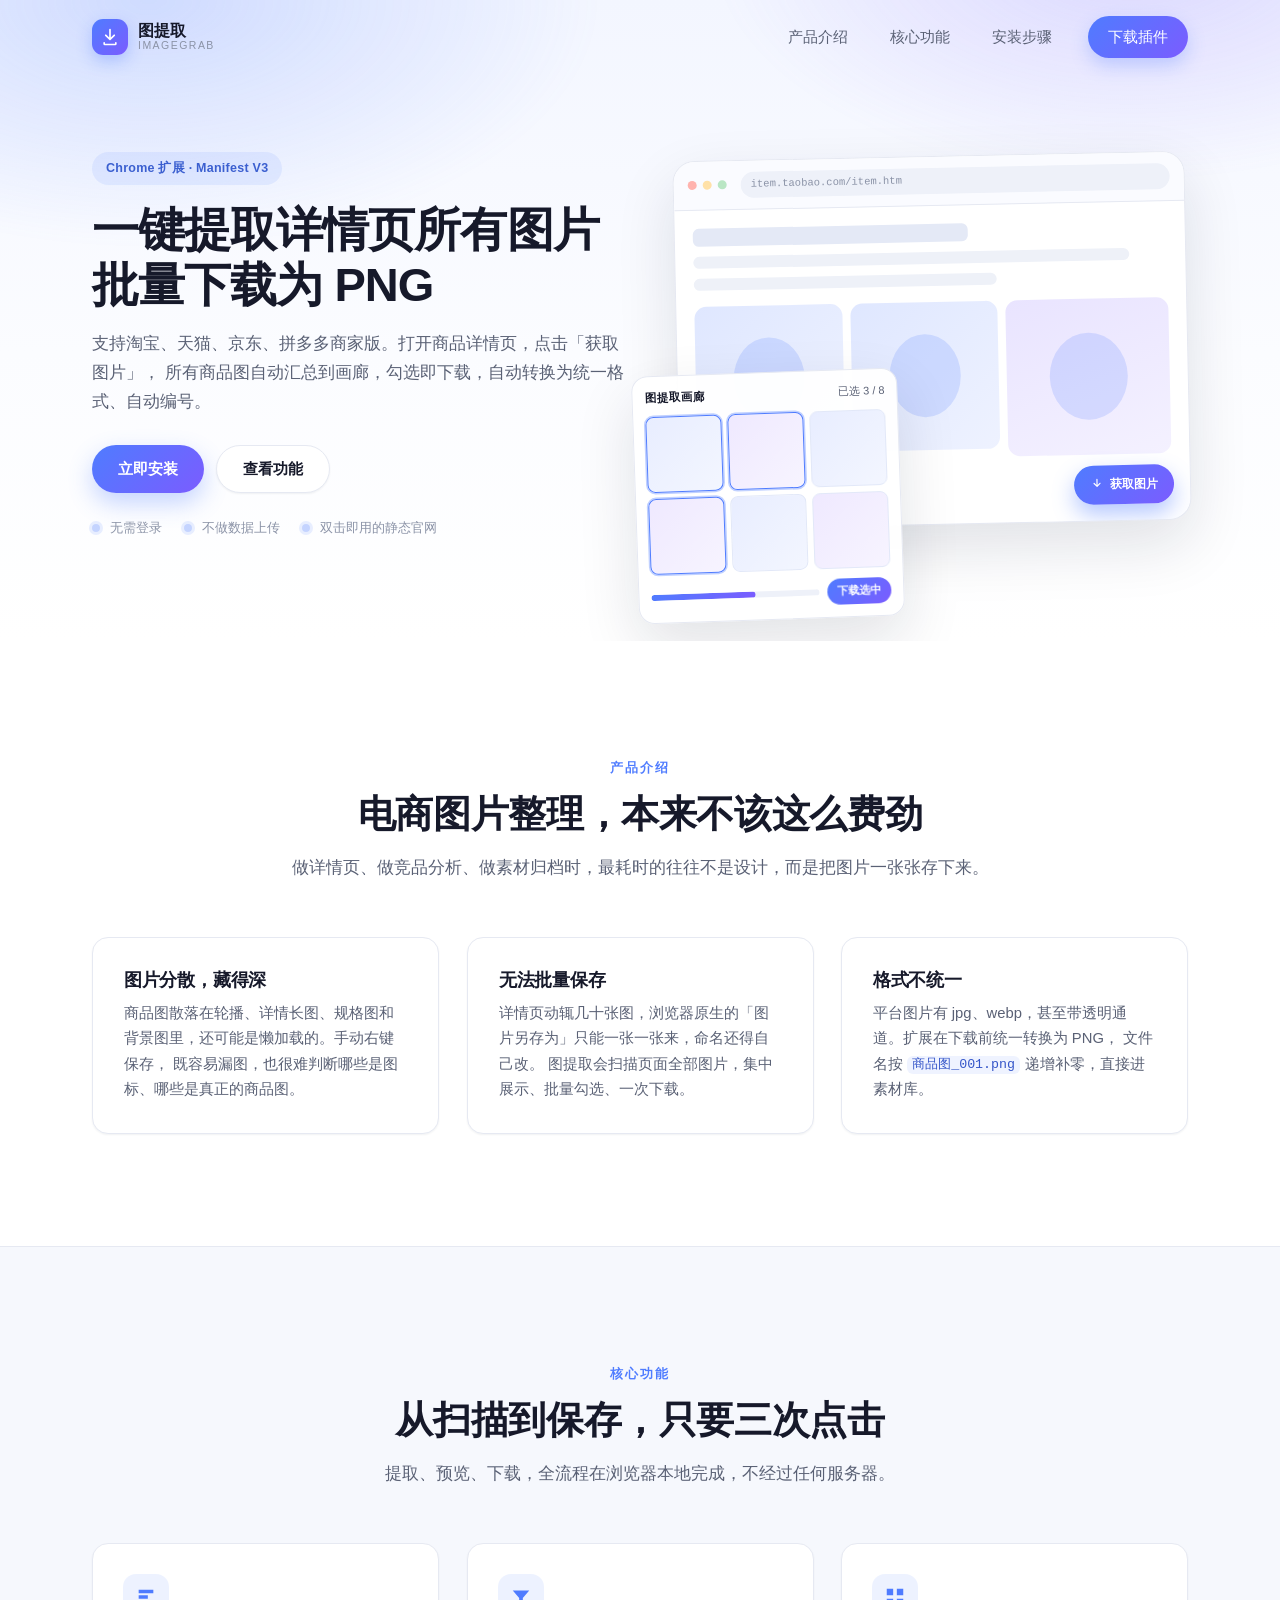
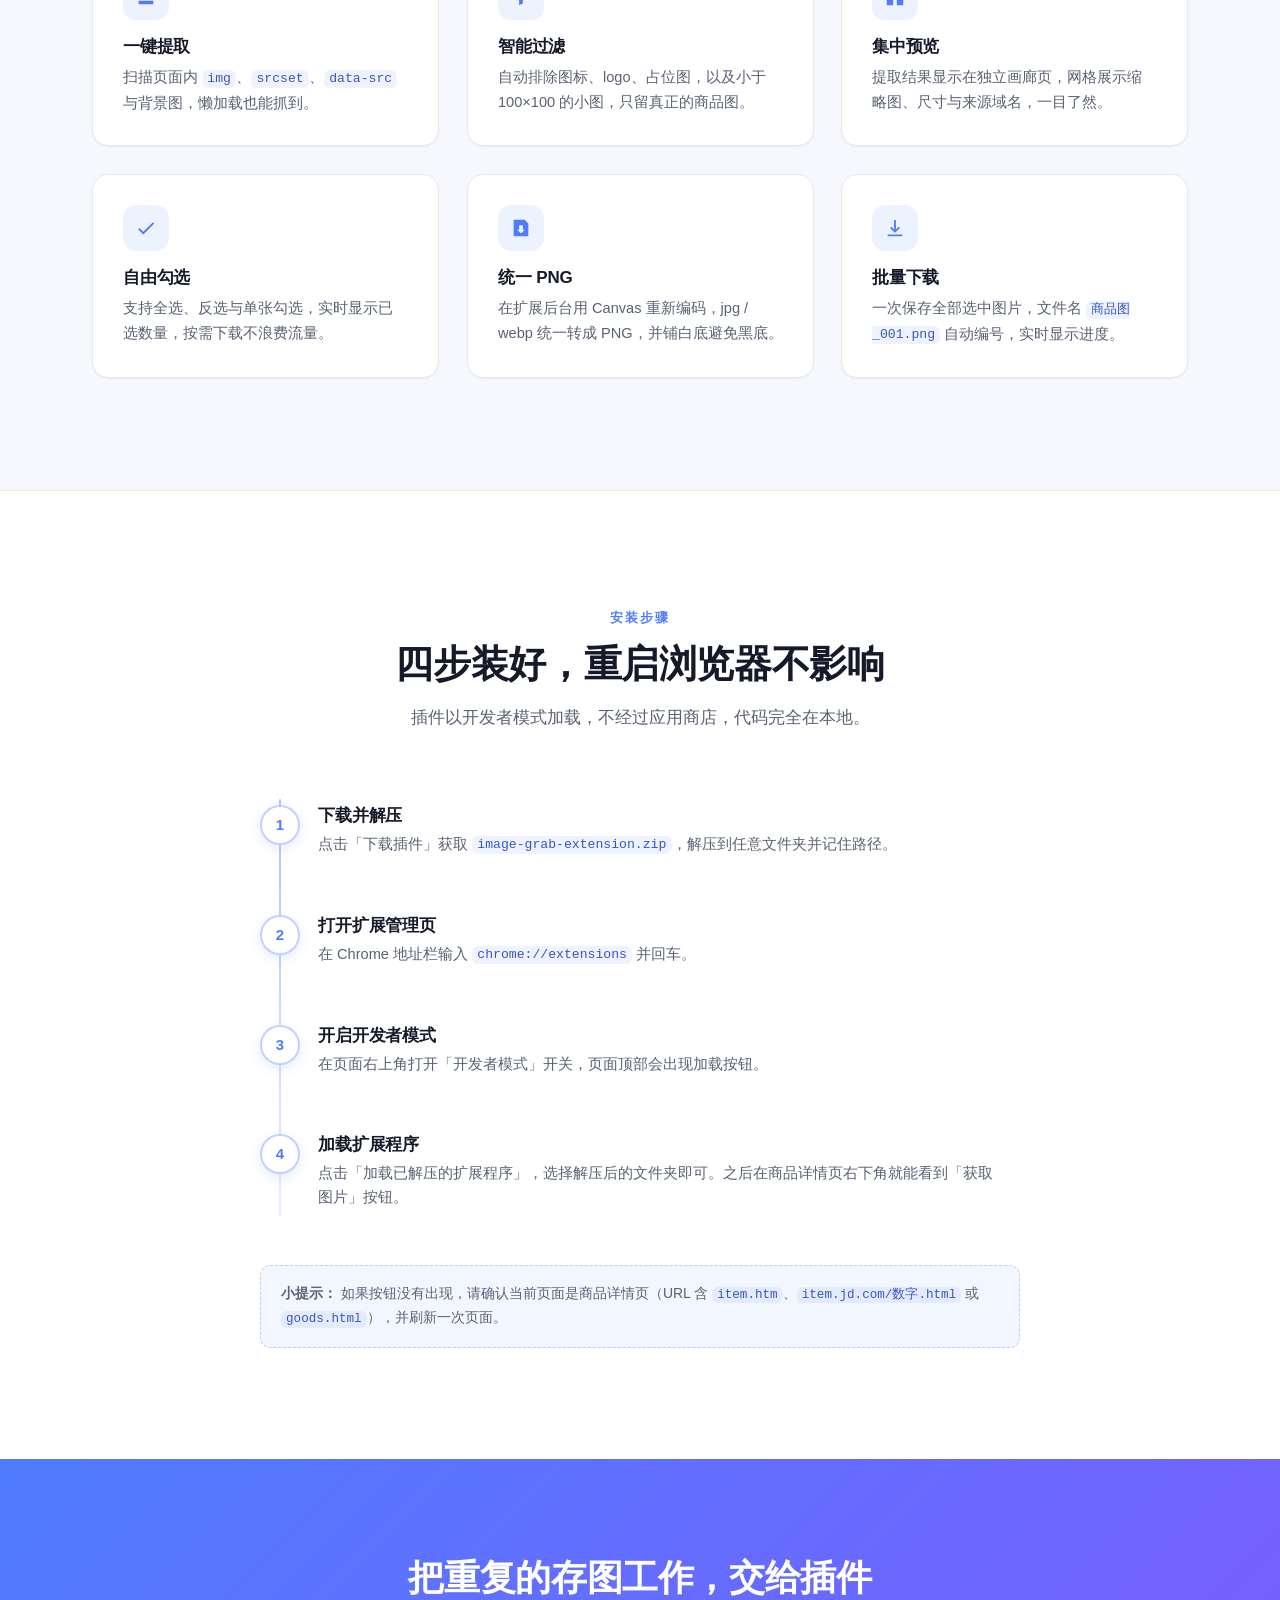
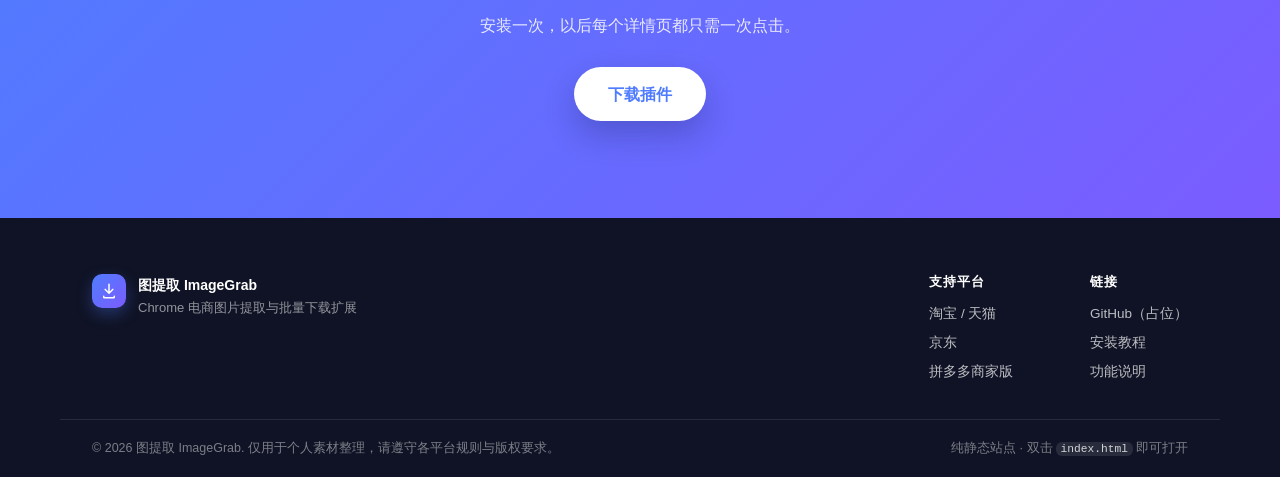
<file: image-grab/docs/index.html>
<!DOCTYPE html>
<html lang="zh-CN">
<head>
  <meta charset="UTF-8" />
  <meta name="viewport" content="width=device-width, initial-scale=1" />
  <title>图提取 ImageGrab · 一键下载电商详情页所有图片</title>
  <meta name="description" content="图提取（ImageGrab）是一款 Chrome 扩展，可在淘宝、天猫、京东、拼多多商家版的商品详情页一键提取全部图片，勾选后批量下载为 PNG。" />
  <meta name="theme-color" content="#4f7cff" />
  <link rel="stylesheet" href="css/style.css" />
  <link rel="icon" href="assets/favicon.svg" type="image/svg+xml" />
</head>
<body>
  <a class="skip-link" href="#main">跳到主要内容</a>

  <!-- ================= 顶部导航 ================= -->
  <header class="navbar" id="navbar">
    <div class="container navbar__inner">
      <a class="brand" href="#top" aria-label="图提取首页">
        <span class="brand__mark" aria-hidden="true">
          <svg viewBox="0 0 24 24" width="20" height="20">
            <path fill="currentColor" d="M12 2a1 1 0 0 1 1 1v9.6l3.3-3.3a1 1 0 1 1 1.4 1.4l-5 5a1 1 0 0 1-1.4 0l-5-5a1 1 0 1 1 1.4-1.4L11 12.6V3a1 1 0 0 1 1-1Zm-7 16a1 1 0 0 1 1 1v1h12v-1a1 1 0 1 1 2 0v1.2A1.8 1.8 0 0 1 18.2 22H5.8A1.8 1.8 0 0 1 4 20.2V19a1 1 0 0 1 1-1Z"/>
          </svg>
        </span>
        <span class="brand__text">
          <strong>图提取</strong>
          <small>ImageGrab</small>
        </span>
      </a>

      <button class="nav-toggle" id="navToggle" aria-expanded="false" aria-controls="navMenu" aria-label="打开导航菜单">
        <span></span><span></span><span></span>
      </button>

      <nav class="nav" id="navMenu" aria-label="主导航">
        <ul class="nav__list">
          <li><a class="nav__link" href="#intro">产品介绍</a></li>
          <li><a class="nav__link" href="#features">核心功能</a></li>
          <li><a class="nav__link" href="#install">安装步骤</a></li>
          <li><a class="nav__link nav__link--cta" href="../image-grab-extension.zip" download>下载插件</a></li>
        </ul>
      </nav>
    </div>
  </header>

  <main id="main">
    <!-- ================= Hero 首屏 ================= -->
    <section class="hero" id="top">
      <div class="hero__bg" aria-hidden="true"></div>
      <div class="container hero__inner">
        <div class="hero__copy reveal">
          <span class="pill">Chrome 扩展 · Manifest V3</span>
          <h1>一键提取详情页所有图片<br />批量下载为 PNG</h1>
          <p class="hero__sub">
            支持淘宝、天猫、京东、拼多多商家版。打开商品详情页，点击「获取图片」，
            所有商品图自动汇总到画廊，勾选即下载，自动转换为统一格式、自动编号。
          </p>
          <div class="hero__actions">
            <a class="btn btn--primary" href="../image-grab-extension.zip" download>立即安装</a>
            <a class="btn btn--ghost" href="#features">查看功能</a>
          </div>
          <ul class="hero__meta">
            <li>无需登录</li>
            <li>不做数据上传</li>
            <li>双击即用的静态官网</li>
          </ul>
        </div>

        <!-- 插件界面示意图：纯 CSS / SVG 绘制 -->
        <div class="hero__mock reveal" aria-hidden="true">
          <div class="browser">
            <div class="browser__bar">
              <span class="dot"></span><span class="dot"></span><span class="dot"></span>
              <div class="browser__url">item.taobao.com/item.htm</div>
            </div>
            <div class="browser__body">
              <div class="skeleton skeleton--title"></div>
              <div class="skeleton skeleton--line"></div>
              <div class="skeleton skeleton--line short"></div>
              <div class="mock-grid">
                <div class="mock-tile"></div>
                <div class="mock-tile"></div>
                <div class="mock-tile tall"></div>
              </div>
              <div class="mock-fab">
                <svg viewBox="0 0 24 24" width="14" height="14">
                  <path fill="currentColor" d="M12 2a1 1 0 0 1 1 1v9.6l3.3-3.3a1 1 0 1 1 1.4 1.4l-5 5a1 1 0 0 1-1.4 0l-5-5a1 1 0 1 1 1.4-1.4L11 12.6V3a1 1 0 0 1 1-1Z"/>
                </svg>
                获取图片
              </div>
            </div>
          </div>

          <div class="gallery">
            <div class="gallery__head">
              <strong>图提取画廊</strong>
              <span>已选 3 / 8</span>
            </div>
            <div class="gallery__grid">
              <div class="gallery__tile selected"><span class="tick"></span></div>
              <div class="gallery__tile selected"><span class="tick"></span></div>
              <div class="gallery__tile"><span class="tick"></span></div>
              <div class="gallery__tile selected"><span class="tick"></span></div>
              <div class="gallery__tile"><span class="tick"></span></div>
              <div class="gallery__tile"><span class="tick"></span></div>
            </div>
            <div class="gallery__foot">
              <div class="gallery__progress"><i></i></div>
              <span>下载选中</span>
            </div>
          </div>
        </div>
      </div>
    </section>

    <!-- ================= 产品介绍 ================= -->
    <section class="section" id="intro">
      <div class="container">
        <header class="section__head reveal">
          <span class="eyebrow">产品介绍</span>
          <h2>电商图片整理，本来不该这么费劲</h2>
          <p>做详情页、做竞品分析、做素材归档时，最耗时的往往不是设计，而是把图片一张张存下来。</p>
        </header>

        <div class="intro__grid">
          <article class="panel reveal">
            <h3>图片分散，藏得深</h3>
            <p>
              商品图散落在轮播、详情长图、规格图和背景图里，还可能是懒加载的。手动右键保存，
              既容易漏图，也很难判断哪些是图标、哪些是真正的商品图。
            </p>
          </article>
          <article class="panel reveal">
            <h3>无法批量保存</h3>
            <p>
              详情页动辄几十张图，浏览器原生的「图片另存为」只能一张一张来，命名还得自己改。
              图提取会扫描页面全部图片，集中展示、批量勾选、一次下载。
            </p>
          </article>
          <article class="panel reveal">
            <h3>格式不统一</h3>
            <p>
              平台图片有 jpg、webp，甚至带透明通道。扩展在下载前统一转换为 PNG，
              文件名按 <code>商品图_001.png</code> 递增补零，直接进素材库。
            </p>
          </article>
        </div>
      </div>
    </section>

    <!-- ================= 核心功能 ================= -->
    <section class="section section--alt" id="features">
      <div class="container">
        <header class="section__head reveal">
          <span class="eyebrow">核心功能</span>
          <h2>从扫描到保存，只要三次点击</h2>
          <p>提取、预览、下载，全流程在浏览器本地完成，不经过任何服务器。</p>
        </header>

        <div class="features">
          <article class="feature reveal">
            <span class="feature__icon">
              <svg viewBox="0 0 24 24" width="22" height="22"><path fill="currentColor" d="M4 4h16v4H4V4Zm0 6h10v4H4v-4Zm0 6h16v4H4v-4Z"/></svg>
            </span>
            <h3>一键提取</h3>
            <p>扫描页面内 <code>img</code>、<code>srcset</code>、<code>data-src</code> 与背景图，懒加载也能抓到。</p>
          </article>

          <article class="feature reveal">
            <span class="feature__icon">
              <svg viewBox="0 0 24 24" width="22" height="22"><path fill="currentColor" d="M3 5h18l-7 8v6l-4 2v-8L3 5Z"/></svg>
            </span>
            <h3>智能过滤</h3>
            <p>自动排除图标、logo、占位图，以及小于 100×100 的小图，只留真正的商品图。</p>
          </article>

          <article class="feature reveal">
            <span class="feature__icon">
              <svg viewBox="0 0 24 24" width="22" height="22"><path fill="currentColor" d="M3 3h7v7H3V3Zm11 0h7v7h-7V3ZM3 14h7v7H3v-7Zm11 0h7v7h-7v-7Z"/></svg>
            </span>
            <h3>集中预览</h3>
            <p>提取结果显示在独立画廊页，网格展示缩略图、尺寸与来源域名，一目了然。</p>
          </article>

          <article class="feature reveal">
            <span class="feature__icon">
              <svg viewBox="0 0 24 24" width="22" height="22"><path fill="currentColor" d="M9 16.2 4.8 12l-1.4 1.4L9 19 21 7l-1.4-1.4L9 16.2Z"/></svg>
            </span>
            <h3>自由勾选</h3>
            <p>支持全选、反选与单张勾选，实时显示已选数量，按需下载不浪费流量。</p>
          </article>

          <article class="feature reveal">
            <span class="feature__icon">
              <svg viewBox="0 0 24 24" width="22" height="22"><path fill="currentColor" d="M4 3h12l4 4v14H4V3Zm6 6v5H8l4 4 4-4h-2V9h-4Z"/></svg>
            </span>
            <h3>统一 PNG</h3>
            <p>在扩展后台用 Canvas 重新编码，jpg / webp 统一转成 PNG，并铺白底避免黑底。</p>
          </article>

          <article class="feature reveal">
            <span class="feature__icon">
              <svg viewBox="0 0 24 24" width="22" height="22"><path fill="currentColor" d="M12 3a1 1 0 0 1 1 1v9.6l2.3-2.3a1 1 0 1 1 1.4 1.4l-4 4a1 1 0 0 1-1.4 0l-4-4a1 1 0 1 1 1.4-1.4L11 13.6V4a1 1 0 0 1 1-1ZM4 19h16v2H4v-2Z"/></svg>
            </span>
            <h3>批量下载</h3>
            <p>一次保存全部选中图片，文件名 <code>商品图_001.png</code> 自动编号，实时显示进度。</p>
          </article>
        </div>
      </div>
    </section>

    <!-- ================= 安装步骤 ================= -->
    <section class="section" id="install">
      <div class="container">
        <header class="section__head reveal">
          <span class="eyebrow">安装步骤</span>
          <h2>四步装好，重启浏览器不影响</h2>
          <p>插件以开发者模式加载，不经过应用商店，代码完全在本地。</p>
        </header>

        <ol class="steps">
          <li class="step reveal">
            <span class="step__num">1</span>
            <div class="step__body">
              <h3>下载并解压</h3>
              <p>点击「下载插件」获取 <code>image-grab-extension.zip</code>，解压到任意文件夹并记住路径。</p>
            </div>
          </li>
          <li class="step reveal">
            <span class="step__num">2</span>
            <div class="step__body">
              <h3>打开扩展管理页</h3>
              <p>在 Chrome 地址栏输入 <code>chrome://extensions</code> 并回车。</p>
            </div>
          </li>
          <li class="step reveal">
            <span class="step__num">3</span>
            <div class="step__body">
              <h3>开启开发者模式</h3>
              <p>在页面右上角打开「开发者模式」开关，页面顶部会出现加载按钮。</p>
            </div>
          </li>
          <li class="step reveal">
            <span class="step__num">4</span>
            <div class="step__body">
              <h3>加载扩展程序</h3>
              <p>点击「加载已解压的扩展程序」，选择解压后的文件夹即可。之后在商品详情页右下角就能看到「获取图片」按钮。</p>
            </div>
          </li>
        </ol>

        <div class="callout reveal">
          <strong>小提示：</strong>
          如果按钮没有出现，请确认当前页面是商品详情页（URL 含 <code>item.htm</code>、<code>item.jd.com/数字.html</code>
          或 <code>goods.html</code>），并刷新一次页面。
        </div>
      </div>
    </section>

    <!-- ================= 底部 CTA ================= -->
    <section class="cta">
      <div class="container cta__inner reveal">
        <h2>把重复的存图工作，交给插件</h2>
        <p>安装一次，以后每个详情页都只需一次点击。</p>
        <a class="btn btn--primary btn--lg" href="../image-grab-extension.zip" download>下载插件</a>
      </div>
    </section>
  </main>

  <!-- ================= Footer ================= -->
  <footer class="footer">
    <div class="container footer__inner">
      <div class="footer__brand">
        <span class="brand__mark" aria-hidden="true">
          <svg viewBox="0 0 24 24" width="18" height="18">
            <path fill="currentColor" d="M12 2a1 1 0 0 1 1 1v9.6l3.3-3.3a1 1 0 1 1 1.4 1.4l-5 5a1 1 0 0 1-1.4 0l-5-5a1 1 0 1 1 1.4-1.4L11 12.6V3a1 1 0 0 1 1-1Zm-7 16a1 1 0 0 1 1 1v1h12v-1a1 1 0 1 1 2 0v1.2A1.8 1.8 0 0 1 18.2 22H5.8A1.8 1.8 0 0 1 4 20.2V19a1 1 0 0 1 1-1Z"/>
          </svg>
        </span>
        <div>
          <strong>图提取 ImageGrab</strong>
          <p>Chrome 电商图片提取与批量下载扩展</p>
        </div>
      </div>

      <div class="footer__cols">
        <div>
          <h4>支持平台</h4>
          <ul>
            <li>淘宝 / 天猫</li>
            <li>京东</li>
            <li>拼多多商家版</li>
          </ul>
        </div>
        <div>
          <h4>链接</h4>
          <ul>
            <li><a href="https://github.com/" target="_blank" rel="noopener">GitHub（占位）</a></li>
            <li><a href="#install">安装教程</a></li>
            <li><a href="#features">功能说明</a></li>
          </ul>
        </div>
      </div>
    </div>
    <div class="container footer__bottom">
      <span>© 2026 图提取 ImageGrab. 仅用于个人素材整理，请遵守各平台规则与版权要求。</span>
      <span>纯静态站点 · 双击 <code>index.html</code> 即可打开</span>
    </div>
  </footer>

  <script src="js/main.js"></script>
</body>
</html>
</file>
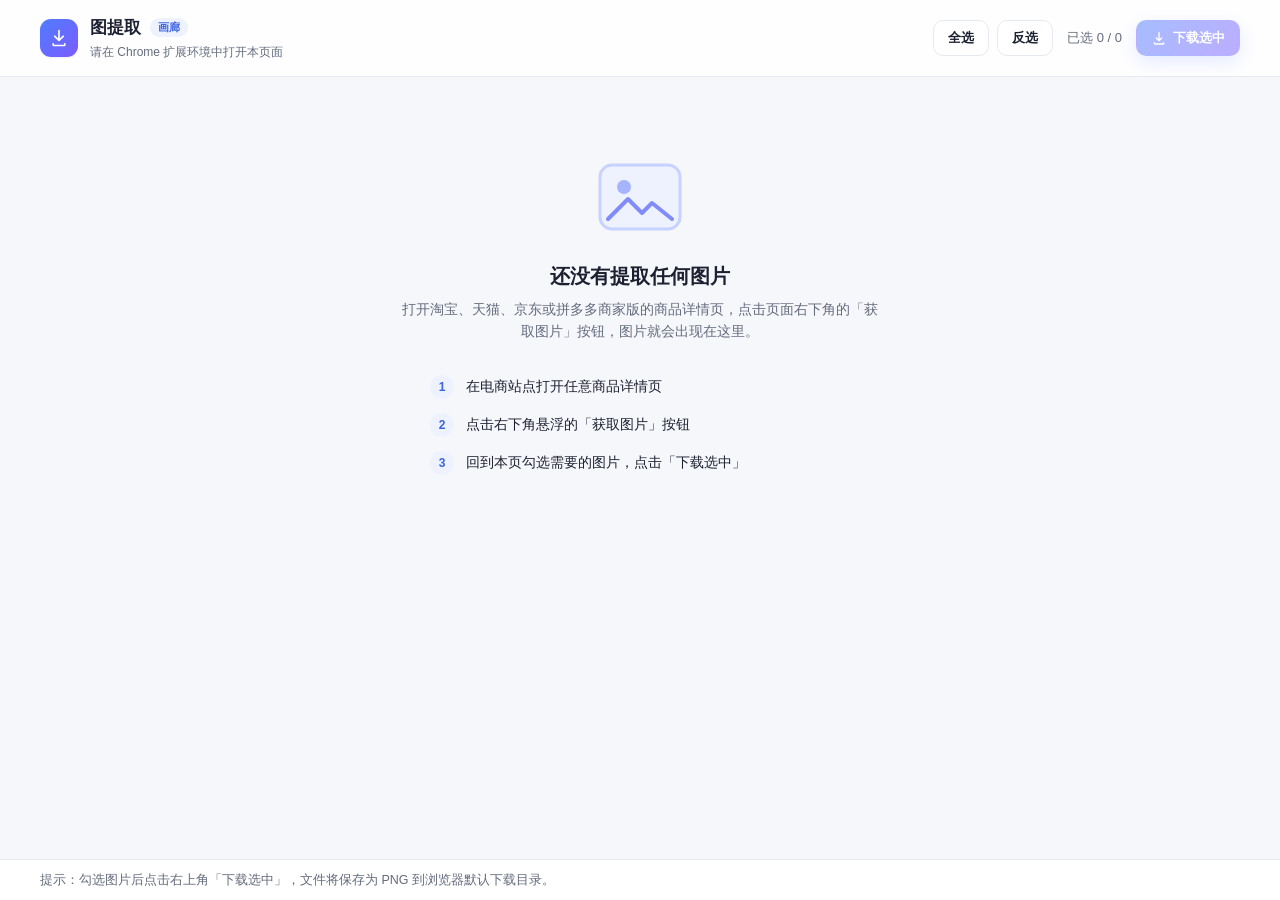
<file: image-grab/gallery.html>
<!DOCTYPE html>
<html lang="zh-CN">
<head>
  <meta charset="UTF-8" />
  <meta name="viewport" content="width=device-width, initial-scale=1" />
  <title>图提取 · 图片画廊</title>
  <link rel="stylesheet" href="gallery.css" />
</head>
<body>
  <!-- 顶部工具栏 -->
  <header class="topbar">
    <div class="topbar__info">
      <div class="logo" aria-hidden="true">
        <svg viewBox="0 0 24 24" width="20" height="20">
          <path fill="currentColor" d="M12 2a1 1 0 0 1 1 1v9.6l3.3-3.3a1 1 0 1 1 1.4 1.4l-5 5a1 1 0 0 1-1.4 0l-5-5a1 1 0 1 1 1.4-1.4L11 12.6V3a1 1 0 0 1 1-1Zm-7 16a1 1 0 0 1 1 1v1h12v-1a1 1 0 1 1 2 0v1.2A1.8 1.8 0 0 1 18.2 22H5.8A1.8 1.8 0 0 1 4 20.2V19a1 1 0 0 1 1-1Z"/>
        </svg>
      </div>
      <div class="titles">
        <h1>图提取 <span class="badge">画廊</span></h1>
        <p class="meta" id="meta">正在读取提取结果…</p>
      </div>
    </div>

    <div class="topbar__actions">
      <button type="button" class="btn btn--ghost" id="btnSelectAll">全选</button>
      <button type="button" class="btn btn--ghost" id="btnInvert">反选</button>
      <span class="counter" id="counter">已选 0 / 0</span>
      <button type="button" class="btn btn--primary" id="btnDownload" disabled>
        <svg viewBox="0 0 24 24" width="16" height="16" aria-hidden="true">
          <path fill="currentColor" d="M12 3a1 1 0 0 1 1 1v9.6l2.3-2.3a1 1 0 1 1 1.4 1.4l-4 4a1 1 0 0 1-1.4 0l-4-4a1 1 0 1 1 1.4-1.4L11 13.6V4a1 1 0 0 1 1-1ZM5 18a1 1 0 0 1 1 1v1h12v-1a1 1 0 1 1 2 0v1.2A1.8 1.8 0 0 1 18.2 22H5.8A1.8 1.8 0 0 1 4 20.2V19a1 1 0 0 1 1-1Z"/>
        </svg>
        下载选中
      </button>
    </div>
  </header>

  <!-- 空状态 / 使用说明 -->
  <section class="empty" id="empty" hidden>
    <div class="empty__icon" aria-hidden="true">
      <svg viewBox="0 0 96 96" width="96" height="96">
        <rect x="8" y="16" width="80" height="64" rx="12" fill="#eef2ff" stroke="#c7d2fe" stroke-width="3"/>
        <circle cx="32" cy="38" r="7" fill="#a5b4fc"/>
        <path d="M16 70l20-20 14 14 10-10 20 16" fill="none" stroke="#818cf8" stroke-width="4" stroke-linecap="round" stroke-linejoin="round"/>
      </svg>
    </div>
    <h2>还没有提取任何图片</h2>
    <p>打开淘宝、天猫、京东或拼多多商家版的商品详情页，点击页面右下角的「获取图片」按钮，图片就会出现在这里。</p>
    <ol class="steps">
      <li>在电商站点打开任意商品详情页</li>
      <li>点击右下角悬浮的「获取图片」按钮</li>
      <li>回到本页勾选需要的图片，点击「下载选中」</li>
    </ol>
  </section>

  <!-- 图片网格 -->
  <main class="content" id="content" hidden>
    <div class="grid" id="grid"></div>
  </main>

  <!-- 底部下载进度 -->
  <footer class="statusbar" id="statusbar">
    <div class="statusbar__text" id="statusText">提示：勾选图片后点击右上角「下载选中」，文件将保存为 PNG 到浏览器默认下载目录。</div>
    <div class="statusbar__bar" id="progressWrap" hidden>
      <div class="progress"><div class="progress__fill" id="progressFill"></div></div>
      <span class="progress__value" id="progressValue">0%</span>
    </div>
  </footer>

  <script src="gallery.js"></script>
</body>
</html>
</file>
<file: image-grab/docs/css/style.css>
/* =========================================================
   图提取 ImageGrab · 官网样式
   结构：变量 -> 基础 -> 导航 -> Hero -> 区块通用 -> 各区块 -> 页脚 -> 动画 -> 响应式
   所有颜色 / 间距 / 圆角都收敛在 :root 变量里，改主色只需改 --primary
   ========================================================= */

:root {
  /* 主色（想换主题只改这两行） */
  --primary: #4f7cff;
  --primary-2: #7b5cff;

  /* 中性色 */
  --text: #16192a;
  --text-soft: #5a6175;
  --text-mute: #8b93a7;
  --line: #e6e9f2;
  --bg: #ffffff;
  --bg-alt: #f6f8fd;
  --card: #ffffff;

  /* 圆角 / 阴影 */
  --radius-sm: 10px;
  --radius: 16px;
  --radius-lg: 22px;
  --shadow-sm: 0 1px 2px rgba(20, 28, 50, 0.06);
  --shadow: 0 10px 30px rgba(20, 28, 50, 0.08);
  --shadow-lg: 0 24px 60px rgba(20, 28, 50, 0.12);

  /* 间距 */
  --gap: clamp(16px, 2.2vw, 28px);
  --section-y: clamp(56px, 9vw, 112px);
  --container: 1160px;

  /* 渐变 */
  --grad: linear-gradient(135deg, var(--primary) 0%, var(--primary-2) 100%);

  --font: -apple-system, BlinkMacSystemFont, "Segoe UI", "PingFang SC", "Hiragino Sans GB",
    "Microsoft YaHei", "Helvetica Neue", Arial, sans-serif;
  --mono: ui-monospace, SFMono-Regular, Menlo, Consolas, "Liberation Mono", monospace;
}

/* ---------------- 基础 ---------------- */
*,
*::before,
*::after { box-sizing: border-box; }

html {
  scroll-behavior: smooth;
  -webkit-text-size-adjust: 100%;
}

body {
  margin: 0;
  background: var(--bg);
  color: var(--text);
  font-family: var(--font);
  font-size: 16px;
  line-height: 1.7;
  overflow-x: hidden;
}

h1, h2, h3, h4 {
  margin: 0;
  line-height: 1.25;
  letter-spacing: -0.01em;
  font-weight: 700;
}

p { margin: 0; }

a { color: inherit; text-decoration: none; }

ul, ol { margin: 0; padding: 0; list-style: none; }

code {
  font-family: var(--mono);
  font-size: 0.9em;
  padding: 0.1em 0.4em;
  border-radius: 6px;
  background: rgba(79, 124, 255, 0.09);
  color: #3556c9;
}

img, svg { display: block; }

.container {
  width: 100%;
  max-width: var(--container);
  margin: 0 auto;
  padding-inline: clamp(18px, 4vw, 32px);
}

.skip-link {
  position: absolute;
  left: -9999px;
  top: 0;
  z-index: 100;
  padding: 10px 16px;
  background: var(--primary);
  color: #fff;
  border-radius: 0 0 10px 0;
}

.skip-link:focus { left: 0; }

:focus-visible {
  outline: 3px solid rgba(79, 124, 255, 0.45);
  outline-offset: 2px;
  border-radius: 8px;
}

/* ---------------- 按钮 ---------------- */
.btn {
  display: inline-flex;
  align-items: center;
  justify-content: center;
  gap: 8px;
  height: 48px;
  padding: 0 26px;
  border-radius: 999px;
  font-size: 15px;
  font-weight: 600;
  white-space: nowrap;
  transition: transform 0.24s ease, box-shadow 0.24s ease, background-color 0.24s ease,
    color 0.24s ease, border-color 0.24s ease;
}

.btn--primary {
  color: #fff;
  background: var(--grad);
  box-shadow: 0 10px 24px rgba(79, 124, 255, 0.32);
}

.btn--primary:hover {
  transform: translateY(-2px);
  box-shadow: 0 16px 32px rgba(79, 124, 255, 0.4);
}

.btn--ghost {
  color: var(--text);
  background: #fff;
  border: 1px solid var(--line);
  box-shadow: var(--shadow-sm);
}

.btn--ghost:hover {
  transform: translateY(-2px);
  border-color: #c6d2f2;
  box-shadow: var(--shadow);
}

.btn--lg { height: 54px; padding: 0 34px; font-size: 16px; }

/* ---------------- 导航 ---------------- */
.navbar {
  position: fixed;
  inset: 0 0 auto 0;
  z-index: 50;
  transition: background-color 0.28s ease, box-shadow 0.28s ease, backdrop-filter 0.28s ease;
}

.navbar__inner {
  display: flex;
  align-items: center;
  justify-content: space-between;
  gap: 16px;
  height: clamp(60px, 8vw, 74px);
}

.navbar.is-scrolled {
  background: rgba(255, 255, 255, 0.82);
  -webkit-backdrop-filter: saturate(180%) blur(14px);
  backdrop-filter: saturate(180%) blur(14px);
  box-shadow: 0 1px 0 rgba(20, 28, 50, 0.06), 0 12px 30px rgba(20, 28, 50, 0.06);
}

.brand {
  display: inline-flex;
  align-items: center;
  gap: 10px;
  flex: 0 0 auto;
}

.brand__mark {
  display: grid;
  place-items: center;
  width: 36px;
  height: 36px;
  border-radius: 11px;
  color: #fff;
  background: var(--grad);
  box-shadow: 0 6px 16px rgba(79, 124, 255, 0.32);
}

.brand__text { display: flex; flex-direction: column; line-height: 1.1; }
.brand__text strong { font-size: 16px; }
.brand__text small {
  font-size: 10.5px;
  letter-spacing: 0.14em;
  text-transform: uppercase;
  color: var(--text-mute);
}

.nav__list {
  display: flex;
  align-items: center;
  gap: clamp(6px, 1.6vw, 18px);
}

.nav__link {
  position: relative;
  display: inline-block;
  padding: 8px 12px;
  border-radius: 999px;
  font-size: 14.5px;
  font-weight: 500;
  color: var(--text-soft);
  transition: color 0.2s ease, background-color 0.2s ease;
}

.nav__link:hover { color: var(--text); background: rgba(79, 124, 255, 0.07); }

.nav__link.is-active { color: var(--primary); font-weight: 600; }

.nav__link--cta {
  margin-left: 6px;
  padding: 9px 20px;
  color: #fff;
  background: var(--grad);
  box-shadow: 0 8px 18px rgba(79, 124, 255, 0.28);
}

.nav__link--cta:hover {
  color: #fff;
  background: var(--grad);
  transform: translateY(-1px);
}

/* 汉堡菜单按钮（桌面隐藏） */
.nav-toggle {
  display: none;
  width: 42px;
  height: 42px;
  padding: 0;
  border: 1px solid var(--line);
  border-radius: 12px;
  background: #fff;
  cursor: pointer;
  flex-direction: column;
  align-items: center;
  justify-content: center;
  gap: 5px;
}

.nav-toggle span {
  display: block;
  width: 18px;
  height: 2px;
  border-radius: 2px;
  background: var(--text);
  transition: transform 0.24s ease, opacity 0.2s ease;
}

.nav-toggle[aria-expanded="true"] span:nth-child(1) { transform: translateY(7px) rotate(45deg); }
.nav-toggle[aria-expanded="true"] span:nth-child(2) { opacity: 0; }
.nav-toggle[aria-expanded="true"] span:nth-child(3) { transform: translateY(-7px) rotate(-45deg); }

/* ---------------- Hero ---------------- */
.hero {
  position: relative;
  overflow: hidden;
  padding-top: clamp(96px, 14vw, 152px);
  padding-bottom: clamp(56px, 8vw, 104px);
  background: linear-gradient(180deg, #f3f6ff 0%, #fbfcff 55%, #ffffff 100%);
}

.hero__bg {
  position: absolute;
  inset: -20% -10% auto -10%;
  height: 640px;
  background:
    radial-gradient(42% 55% at 18% 20%, rgba(79, 124, 255, 0.22) 0%, transparent 70%),
    radial-gradient(38% 50% at 82% 12%, rgba(123, 92, 255, 0.2) 0%, transparent 72%);
  filter: blur(6px);
  pointer-events: none;
}

.hero__inner {
  position: relative;
  display: grid;
  grid-template-columns: minmax(0, 1.02fr) minmax(0, 0.98fr);
  align-items: center;
  gap: clamp(28px, 4vw, 56px);
}

.pill {
  display: inline-block;
  padding: 6px 14px;
  border-radius: 999px;
  background: rgba(79, 124, 255, 0.1);
  color: #3b5fd0;
  font-size: 12.5px;
  font-weight: 600;
  letter-spacing: 0.02em;
}

.hero h1 {
  margin-top: 18px;
  font-size: clamp(30px, 3.9vw, 47px);
  line-height: 1.16;
  letter-spacing: -0.02em;
}

.hero__sub {
  margin-top: 18px;
  max-width: 34em;
  font-size: clamp(15px, 1.35vw, 17px);
  color: var(--text-soft);
}

.hero__actions {
  display: flex;
  flex-wrap: wrap;
  gap: 12px;
  margin-top: 28px;
}

.hero__meta {
  display: flex;
  flex-wrap: wrap;
  gap: 8px 22px;
  margin-top: 24px;
  font-size: 13px;
  color: var(--text-mute);
}

.hero__meta li {
  position: relative;
  padding-left: 18px;
}

.hero__meta li::before {
  content: "";
  position: absolute;
  left: 0;
  top: 50%;
  width: 8px;
  height: 8px;
  margin-top: -4px;
  border-radius: 50%;
  background: rgba(79, 124, 255, 0.32);
  box-shadow: 0 0 0 3px rgba(79, 124, 255, 0.12);
}

/* ---------------- Hero 右侧示意图 ---------------- */
.hero__mock {
  position: relative;
  min-height: 380px;
}

.browser {
  position: relative;
  width: 100%;
  border-radius: var(--radius-lg);
  background: #fff;
  border: 1px solid var(--line);
  box-shadow: var(--shadow-lg);
  overflow: hidden;
  transform: rotate(-1.2deg);
}

.browser__bar {
  display: flex;
  align-items: center;
  gap: 6px;
  padding: 11px 14px;
  border-bottom: 1px solid var(--line);
  background: #fafbff;
}

.dot {
  width: 9px;
  height: 9px;
  border-radius: 50%;
  background: #dfe4f1;
}

.dot:nth-child(1) { background: #ffb3ae; }
.dot:nth-child(2) { background: #ffe1a8; }
.dot:nth-child(3) { background: #b9e6c4; }

.browser__url {
  flex: 1;
  margin-left: 8px;
  padding: 4px 10px;
  border-radius: 999px;
  background: #eef1f9;
  font-family: var(--mono);
  font-size: 10.5px;
  color: var(--text-mute);
  white-space: nowrap;
  overflow: hidden;
}

.browser__body {
  position: relative;
  padding: 18px 18px 66px;
  display: grid;
  gap: 10px;
}

.skeleton {
  height: 12px;
  border-radius: 6px;
  background: #eef1f8;
}

.skeleton--title { width: 58%; height: 18px; background: #e4e9f6; }
.skeleton--line { width: 92%; }
.skeleton--line.short { width: 64%; }

.mock-grid {
  display: grid;
  grid-template-columns: 1fr 1fr 1.1fr;
  gap: 8px;
  margin-top: 6px;
}

.mock-tile {
  aspect-ratio: 1 / 1;
  border-radius: 12px;
  background:
    linear-gradient(135deg, #dfe7ff 0%, #eef2ff 100%);
  position: relative;
  overflow: hidden;
}

.mock-tile::after {
  content: "";
  position: absolute;
  inset: 22% 26%;
  border-radius: 50%;
  background: rgba(79, 124, 255, 0.18);
}

.mock-tile.tall {
  grid-row: span 2;
  aspect-ratio: auto;
  background: linear-gradient(160deg, #e9e4ff 0%, #f4f1ff 100%);
}

/* 示意图里的悬浮按钮，与真实插件保持一致 */
.mock-fab {
  position: absolute;
  right: 16px;
  bottom: 16px;
  display: inline-flex;
  align-items: center;
  gap: 6px;
  padding: 9px 16px;
  border-radius: 999px;
  background: var(--grad);
  color: #fff;
  font-size: 12px;
  font-weight: 600;
  box-shadow: 0 10px 22px rgba(79, 124, 255, 0.42);
  animation: fab-float 3.6s ease-in-out infinite;
}

@keyframes fab-float {
  0%, 100% { transform: translateY(0); }
  50% { transform: translateY(-4px); }
}

/* 右侧画廊小卡片：叠在浏览器窗口左下角，模拟提取结果 */
.gallery {
  position: absolute;
  left: -8%;
  bottom: -22%;
  width: 52%;
  min-width: 190px;
  padding: 12px;
  border-radius: var(--radius);
  background: rgba(255, 255, 255, 0.97);
  border: 1px solid var(--line);
  box-shadow: var(--shadow-lg);
  transform: rotate(-2deg);
}

.gallery__head {
  display: flex;
  align-items: center;
  justify-content: space-between;
  gap: 8px;
  margin-bottom: 8px;
  font-size: 11px;
  color: var(--text-soft);
}

.gallery__head strong { font-size: 11.5px; color: var(--text); }

.gallery__grid {
  display: grid;
  grid-template-columns: repeat(3, 1fr);
  gap: 6px;
}

.gallery__tile {
  position: relative;
  aspect-ratio: 1 / 1;
  border-radius: 8px;
  background: linear-gradient(135deg, #e8edff, #f3f6ff);
  border: 1px solid #e2e8f8;
}

.gallery__tile:nth-child(2n) { background: linear-gradient(135deg, #efe9ff, #f7f4ff); }

.gallery__tick {
  position: absolute;
  left: 4px;
  top: 4px;
  width: 13px;
  height: 13px;
  border-radius: 4px;
  background: #fff;
  border: 1px solid #cfd7ea;
}

.gallery__tile.selected { border-color: var(--primary); box-shadow: 0 0 0 1.5px rgba(79, 124, 255, 0.35); }

.gallery__tile.selected .gallery__tick {
  background: var(--primary);
  border-color: var(--primary);
}

.gallery__tile.selected .gallery__tick::after {
  content: "";
  position: absolute;
  left: 3.5px;
  top: 1px;
  width: 5px;
  height: 8px;
  border-right: 1.6px solid #fff;
  border-bottom: 1.6px solid #fff;
  transform: rotate(40deg);
}

.gallery__foot {
  display: flex;
  align-items: center;
  gap: 8px;
  margin-top: 10px;
}

.gallery__progress {
  flex: 1;
  height: 6px;
  border-radius: 999px;
  background: #eef1f9;
  overflow: hidden;
}

.gallery__progress i {
  display: block;
  width: 62%;
  height: 100%;
  border-radius: inherit;
  background: var(--grad);
}

.gallery__foot span {
  font-size: 10.5px;
  font-weight: 600;
  color: #fff;
  padding: 4px 10px;
  border-radius: 999px;
  background: var(--grad);
}

/* ---------------- 区块通用 ---------------- */
.section {
  padding-block: var(--section-y);
  scroll-margin-top: 88px;
}

.section--alt {
  background: var(--bg-alt);
  border-block: 1px solid var(--line);
}

.section__head {
  max-width: 720px;
  margin: 0 auto clamp(32px, 4.6vw, 56px);
  text-align: center;
}

.eyebrow {
  display: inline-block;
  margin-bottom: 12px;
  font-size: 12.5px;
  font-weight: 700;
  letter-spacing: 0.18em;
  text-transform: uppercase;
  color: var(--primary);
}

.section__head h2 {
  font-size: clamp(24px, 3vw, 38px);
}

.section__head p {
  margin-top: 14px;
  color: var(--text-soft);
  font-size: clamp(14.5px, 1.3vw, 16.5px);
}

/* ---------------- 产品介绍 ---------------- */
.intro__grid {
  display: grid;
  grid-template-columns: repeat(3, minmax(0, 1fr));
  gap: var(--gap);
}

.panel {
  padding: clamp(22px, 2.4vw, 32px);
  border-radius: var(--radius);
  background: var(--card);
  border: 1px solid var(--line);
  box-shadow: var(--shadow-sm);
  transition: transform 0.26s ease, box-shadow 0.26s ease, border-color 0.26s ease;
}

.panel:hover {
  transform: translateY(-4px);
  box-shadow: var(--shadow);
  border-color: #d7e0f6;
}

.panel h3 { font-size: 18px; }

.panel p {
  margin-top: 10px;
  color: var(--text-soft);
  font-size: 14.8px;
}

/* ---------------- 核心功能 ---------------- */
.features {
  display: grid;
  grid-template-columns: repeat(3, minmax(0, 1fr));
  gap: var(--gap);
}

.feature {
  padding: clamp(22px, 2.4vw, 30px);
  border-radius: var(--radius);
  background: var(--card);
  border: 1px solid var(--line);
  box-shadow: var(--shadow-sm);
  transition: transform 0.26s ease, box-shadow 0.26s ease, border-color 0.26s ease;
}

.feature:hover {
  transform: translateY(-5px);
  box-shadow: var(--shadow);
  border-color: #d7e0f6;
}

.feature__icon {
  display: grid;
  place-items: center;
  width: 46px;
  height: 46px;
  margin-bottom: 16px;
  border-radius: 13px;
  color: var(--primary);
  background: rgba(79, 124, 255, 0.1);
  transition: color 0.26s ease, background-color 0.26s ease;
}

.feature:hover .feature__icon {
  color: #fff;
  background: var(--grad);
}

.feature h3 { font-size: 17px; }

.feature p {
  margin-top: 8px;
  color: var(--text-soft);
  font-size: 14.6px;
}

/* ---------------- 安装步骤（时间线） ---------------- */
.steps {
  position: relative;
  max-width: 760px;
  margin: 0 auto;
  display: grid;
  gap: clamp(14px, 2vw, 22px);
}

.steps::before {
  content: "";
  position: absolute;
  left: 19px;
  top: 12px;
  bottom: 12px;
  width: 2px;
  border-radius: 2px;
  background: linear-gradient(180deg, rgba(79, 124, 255, 0.45), rgba(123, 92, 255, 0.12));
}

.step {
  position: relative;
  display: flex;
  gap: 18px;
  padding: 18px 22px 18px 0;
}

.step__num {
  position: relative;
  z-index: 1;
  flex: 0 0 auto;
  display: grid;
  place-items: center;
  width: 40px;
  height: 40px;
  border-radius: 50%;
  background: #fff;
  border: 2px solid rgba(79, 124, 255, 0.35);
  color: var(--primary);
  font-weight: 700;
  font-size: 15px;
  box-shadow: 0 4px 12px rgba(79, 124, 255, 0.14);
}

.step__body h3 { font-size: 16.5px; }

.step__body p {
  margin-top: 6px;
  color: var(--text-soft);
  font-size: 14.6px;
}

.callout {
  max-width: 760px;
  margin: clamp(24px, 3vw, 36px) auto 0;
  padding: 16px 20px;
  border-radius: var(--radius-sm);
  background: rgba(79, 124, 255, 0.07);
  border: 1px dashed rgba(79, 124, 255, 0.35);
  color: var(--text-soft);
  font-size: 14px;
}

/* ---------------- 底部 CTA ---------------- */
.cta {
  padding-block: clamp(56px, 8vw, 96px);
  background: var(--grad);
  color: #fff;
  text-align: center;
}

.cta h2 { font-size: clamp(24px, 3vw, 36px); }

.cta p {
  margin-top: 12px;
  color: rgba(255, 255, 255, 0.86);
  font-size: clamp(14.5px, 1.3vw, 16px);
}

.cta .btn--primary {
  margin-top: 28px;
  color: var(--primary);
  background: #fff;
  box-shadow: 0 14px 32px rgba(12, 20, 60, 0.24);
}

.cta .btn--primary:hover { transform: translateY(-2px); }

/* ---------------- 页脚 ---------------- */
.footer {
  padding-top: clamp(36px, 5vw, 56px);
  background: #101325;
  color: rgba(255, 255, 255, 0.72);
  font-size: 14px;
}

.footer__inner {
  display: flex;
  justify-content: space-between;
  gap: 32px;
  flex-wrap: wrap;
  padding-bottom: 32px;
}

.footer__brand {
  display: flex;
  gap: 12px;
  align-items: flex-start;
  max-width: 320px;
}

.footer__brand .brand__mark {
  width: 34px;
  height: 34px;
  border-radius: 10px;
}

.footer__brand strong { color: #fff; }

.footer__brand p { color: rgba(255, 255, 255, 0.55); font-size: 13px; }

.footer__cols {
  display: flex;
  gap: clamp(32px, 6vw, 88px);
  flex-wrap: wrap;
}

.footer__cols h4 {
  margin-bottom: 10px;
  font-size: 13px;
  letter-spacing: 0.06em;
  color: #fff;
}

.footer__cols li { padding: 3px 0; font-size: 13.5px; }

.footer__cols a { transition: color 0.2s ease; }

.footer__cols a:hover { color: #fff; }

.footer__bottom {
  display: flex;
  justify-content: space-between;
  gap: 12px;
  flex-wrap: wrap;
  padding-block: 18px;
  border-top: 1px solid rgba(255, 255, 255, 0.1);
  font-size: 12.5px;
  color: rgba(255, 255, 255, 0.45);
}

.footer code {
  background: rgba(255, 255, 255, 0.1);
  color: rgba(255, 255, 255, 0.8);
}

/* ---------------- 滚动淡入动画 ---------------- */
.reveal {
  opacity: 0;
  transform: translateY(24px);
  transition: opacity 0.6s cubic-bezier(0.22, 0.61, 0.36, 1),
    transform 0.6s cubic-bezier(0.22, 0.61, 0.36, 1);
  will-change: opacity, transform;
}

.reveal.is-visible {
  opacity: 1;
  transform: none;
}

/* ---------------- 响应式：平板 ---------------- */
@media (max-width: 1023px) {
  .hero__inner { grid-template-columns: 1fr; }
  .hero__mock { order: 2; width: 100%; max-width: 520px; margin: 8px auto 24px; }
  .hero__copy { max-width: 640px; }
  .gallery { left: 0; bottom: -12%; width: 54%; }

  .intro__grid,
  .features { grid-template-columns: repeat(2, minmax(0, 1fr)); }
}

/* ---------------- 响应式：手机 ---------------- */
@media (max-width: 767px) {
  .nav-toggle { display: flex; }

  .nav {
    position: absolute;
    left: 12px;
    right: 12px;
    top: calc(100% - 4px);
    padding: 10px;
    border-radius: var(--radius);
    background: rgba(255, 255, 255, 0.98);
    border: 1px solid var(--line);
    box-shadow: var(--shadow-lg);
    -webkit-backdrop-filter: blur(16px);
    backdrop-filter: blur(16px);
    opacity: 0;
    transform: translateY(-8px);
    pointer-events: none;
    transition: opacity 0.22s ease, transform 0.22s ease;
  }

  .navbar.is-open .nav {
    opacity: 1;
    transform: none;
    pointer-events: auto;
  }

  .nav__list {
    flex-direction: column;
    align-items: stretch;
    gap: 4px;
  }

  .nav__link {
    display: block;
    padding: 12px 14px;
    border-radius: 10px;
    font-size: 15px;
  }

  .nav__link--cta {
    margin: 6px 0 0;
    text-align: center;
  }

  .hero { padding-top: 92px; }

  .hero__mock { min-height: 0; }

  .gallery {
    position: relative;
    left: auto;
    bottom: auto;
    width: 100%;
    margin-top: 18px;
    transform: none;
  }

  .browser { transform: none; }

  .intro__grid,
  .features { grid-template-columns: 1fr; }

  .step { padding-right: 0; }

  .footer__inner { flex-direction: column; gap: 24px; }

  .footer__bottom { flex-direction: column; }
}

/* ---------------- 响应式：窄屏 320px ---------------- */
@media (max-width: 360px) {
  body { font-size: 15px; }

  .hero h1 { font-size: 26px; }

  .brand__text small { display: none; }

  .btn { height: 44px; padding: 0 18px; font-size: 14px; }

  .hero__actions .btn { flex: 1 1 100%; }

  .mock-grid { grid-template-columns: 1fr 1fr; }

  .mock-tile.tall { display: none; }

  .gallery__grid { grid-template-columns: repeat(2, 1fr); }
}

/* ---------------- 无障碍：减少动效 ---------------- */
@media (prefers-reduced-motion: reduce) {
  html { scroll-behavior: auto; }

  *,
  *::before,
  *::after {
    animation-duration: 0.001ms !important;
    animation-iteration-count: 1 !important;
    transition-duration: 0.001ms !important;
  }

  .reveal { opacity: 1; transform: none; }
}
</file>
<file: image-grab/gallery.css>
/*
 * gallery.css —— 画廊页样式
 * 设计目标：简洁、留白充足、卡片式网格、适配窄屏
 */

:root {
  --primary: #4f7cff;
  --primary-strong: #3b63e0;
  --primary-soft: #eef2ff;
  --text: #1c2030;
  --text-soft: #646b7d;
  --line: #e6e9f0;
  --bg: #f6f7fb;
  --card: #ffffff;
  --radius: 14px;
  --shadow-sm: 0 1px 2px rgba(20, 28, 50, 0.06);
  --shadow-md: 0 8px 24px rgba(20, 28, 50, 0.1);
}

* { box-sizing: border-box; }

/* 确保 hidden 属性始终生效（部分类选择器会覆盖默认的 display:none） */
[hidden] { display: none !important; }

html, body { height: 100%; }

body {
  margin: 0;
  background: var(--bg);
  color: var(--text);
  font-family: -apple-system, BlinkMacSystemFont, "PingFang SC", "Microsoft YaHei", "Segoe UI", sans-serif;
  font-size: 14px;
  line-height: 1.6;
  display: flex;
  flex-direction: column;
}

/* ---------------- 顶部工具栏 ---------------- */
.topbar {
  position: sticky;
  top: 0;
  z-index: 10;
  display: flex;
  align-items: center;
  justify-content: space-between;
  gap: 16px;
  flex-wrap: wrap;
  padding: 14px clamp(16px, 4vw, 40px);
  background: rgba(255, 255, 255, 0.86);
  backdrop-filter: blur(12px);
  border-bottom: 1px solid var(--line);
}

.topbar__info {
  display: flex;
  align-items: center;
  gap: 12px;
  min-width: 0;
}

.logo {
  display: grid;
  place-items: center;
  width: 38px;
  height: 38px;
  border-radius: 11px;
  color: #fff;
  background: linear-gradient(135deg, var(--primary) 0%, #7b5cff 100%);
  box-shadow: var(--shadow-sm);
  flex: 0 0 auto;
}

.titles { min-width: 0; }

.titles h1 {
  margin: 0;
  font-size: 17px;
  font-weight: 700;
  letter-spacing: 0.01em;
  display: flex;
  align-items: center;
  gap: 8px;
}

.badge {
  padding: 1px 8px;
  border-radius: 999px;
  background: var(--primary-soft);
  color: var(--primary-strong);
  font-size: 11px;
  font-weight: 600;
}

.meta {
  margin: 2px 0 0;
  font-size: 12px;
  color: var(--text-soft);
  max-width: min(640px, 60vw);
  overflow: hidden;
  text-overflow: ellipsis;
  white-space: nowrap;
}

.topbar__actions {
  display: flex;
  align-items: center;
  gap: 8px;
  flex-wrap: wrap;
}

.counter {
  padding: 0 6px;
  font-size: 13px;
  color: var(--text-soft);
  font-variant-numeric: tabular-nums;
}

/* ---------------- 按钮 ---------------- */
.btn {
  display: inline-flex;
  align-items: center;
  gap: 6px;
  height: 36px;
  padding: 0 14px;
  border-radius: 10px;
  border: 1px solid transparent;
  font-size: 13px;
  font-weight: 600;
  font-family: inherit;
  cursor: pointer;
  transition: background-color 0.2s ease, color 0.2s ease, box-shadow 0.2s ease, transform 0.2s ease;
}

.btn:disabled {
  opacity: 0.5;
  cursor: not-allowed;
}

.btn--ghost {
  background: #fff;
  border-color: var(--line);
  color: var(--text);
}

.btn--ghost:hover:not(:disabled) {
  border-color: #c9d3ee;
  background: #f8faff;
}

.btn--primary {
  background: linear-gradient(135deg, var(--primary) 0%, #7b5cff 100%);
  color: #fff;
  box-shadow: 0 6px 18px rgba(79, 124, 255, 0.28);
}

.btn--primary:hover:not(:disabled) {
  transform: translateY(-1px);
  box-shadow: 0 10px 22px rgba(79, 124, 255, 0.34);
}

.btn:focus-visible {
  outline: 3px solid rgba(79, 124, 255, 0.35);
  outline-offset: 2px;
}

/* ---------------- 内容区 ---------------- */
.content {
  flex: 1;
  padding: 20px clamp(16px, 4vw, 40px) 96px;
}

.grid {
  display: grid;
  grid-template-columns: repeat(auto-fill, minmax(190px, 1fr));
  gap: 16px;
}

/* ---------------- 图片卡片 ---------------- */
.card {
  position: relative;
  display: flex;
  flex-direction: column;
  background: var(--card);
  border: 1px solid var(--line);
  border-radius: var(--radius);
  overflow: hidden;
  box-shadow: var(--shadow-sm);
  cursor: pointer;
  transition: transform 0.22s ease, box-shadow 0.22s ease, border-color 0.22s ease;
}

.card:hover {
  transform: translateY(-2px);
  box-shadow: var(--shadow-md);
  border-color: #cdd8f5;
}

.card--selected {
  border-color: var(--primary);
  box-shadow: 0 0 0 2px rgba(79, 124, 255, 0.18), var(--shadow-md);
}

.card__thumb {
  position: relative;
  aspect-ratio: 1 / 1;
  background: repeating-conic-gradient(#f3f5fa 0% 25%, #e9edf6 0% 50%) 50% / 16px 16px;
  display: grid;
  place-items: center;
  overflow: hidden;
}

.card__thumb img {
  width: 100%;
  height: 100%;
  object-fit: contain;
  display: block;
}

.card__thumb--broken img { display: none; }

.card__broken {
  display: none;
  padding: 0 12px;
  font-size: 12px;
  color: var(--text-soft);
  text-align: center;
}

.card__thumb--broken .card__broken { display: block; }

.card__meta {
  display: flex;
  align-items: center;
  justify-content: space-between;
  gap: 8px;
  padding: 8px 10px;
  border-top: 1px solid var(--line);
  font-size: 11px;
  color: var(--text-soft);
}

.card__size { font-variant-numeric: tabular-nums; white-space: nowrap; }

.card__host {
  overflow: hidden;
  text-overflow: ellipsis;
  white-space: nowrap;
  max-width: 55%;
}

/* 自定义复选框 */
.card__check {
  position: absolute;
  top: 8px;
  left: 8px;
  width: 22px;
  height: 22px;
  border-radius: 7px;
  background: rgba(255, 255, 255, 0.92);
  border: 1.5px solid #c9d0e0;
  display: grid;
  place-items: center;
  transition: background-color 0.18s ease, border-color 0.18s ease;
  box-shadow: 0 1px 3px rgba(0, 0, 0, 0.12);
}

.card--selected .card__check {
  background: var(--primary);
  border-color: var(--primary);
}

.card__check::after {
  content: "";
  width: 10px;
  height: 6px;
  border-left: 2px solid #fff;
  border-bottom: 2px solid #fff;
  transform: rotate(-45deg) scale(0);
  transition: transform 0.18s ease;
  margin-top: -2px;
}

.card--selected .card__check::after { transform: rotate(-45deg) scale(1); }

/* 序号角标 */
.card__index {
  position: absolute;
  top: 8px;
  right: 8px;
  min-width: 24px;
  height: 20px;
  padding: 0 6px;
  border-radius: 999px;
  background: rgba(28, 32, 44, 0.62);
  color: #fff;
  font-size: 11px;
  line-height: 20px;
  text-align: center;
  font-variant-numeric: tabular-nums;
}

/* 键盘可达性：卡片本身是 label + 隐藏 input */
.card input {
  position: absolute;
  opacity: 0;
  width: 0;
  height: 0;
  pointer-events: none;
}

.card:focus-within {
  outline: 3px solid rgba(79, 124, 255, 0.35);
  outline-offset: 2px;
}

/* ---------------- 空状态 ---------------- */
.empty {
  flex: 1;
  max-width: 620px;
  margin: 0 auto;
  padding: clamp(32px, 8vh, 88px) 24px 120px;
  text-align: center;
}

.empty__icon { margin-bottom: 8px; }

.empty h2 {
  margin: 8px 0 6px;
  font-size: 20px;
}

.empty p {
  margin: 0 auto;
  color: var(--text-soft);
  max-width: 480px;
}

.steps {
  margin: 24px auto 0;
  padding: 0;
  list-style: none;
  counter-reset: step;
  text-align: left;
  max-width: 420px;
}

.steps li {
  counter-increment: step;
  position: relative;
  padding: 8px 0 8px 36px;
  color: var(--text);
}

.steps li::before {
  content: counter(step);
  position: absolute;
  left: 0;
  top: 8px;
  width: 24px;
  height: 24px;
  border-radius: 50%;
  background: var(--primary-soft);
  color: var(--primary-strong);
  font-size: 12px;
  font-weight: 700;
  line-height: 24px;
  text-align: center;
}

/* ---------------- 底部状态栏 ---------------- */
.statusbar {
  position: fixed;
  left: 0;
  right: 0;
  bottom: 0;
  display: flex;
  align-items: center;
  gap: 16px;
  flex-wrap: wrap;
  padding: 10px clamp(16px, 4vw, 40px);
  background: rgba(255, 255, 255, 0.92);
  backdrop-filter: blur(12px);
  border-top: 1px solid var(--line);
  font-size: 12.5px;
  color: var(--text-soft);
}

.statusbar__text {
  flex: 1;
  min-width: 220px;
  overflow: hidden;
  text-overflow: ellipsis;
  white-space: nowrap;
}

.statusbar__text[data-type="success"] { color: #16875a; }
.statusbar__text[data-type="warn"] { color: #b4740a; }
.statusbar__text[data-type="error"] { color: #c43232; }

.statusbar__bar {
  display: flex;
  align-items: center;
  gap: 10px;
  min-width: 220px;
  flex: 1;
}

.progress {
  flex: 1;
  height: 8px;
  border-radius: 999px;
  background: #e9edf6;
  overflow: hidden;
}

.progress__fill {
  width: 0;
  height: 100%;
  border-radius: inherit;
  background: linear-gradient(90deg, var(--primary), #7b5cff);
  transition: width 0.25s ease;
}

.progress__value {
  font-variant-numeric: tabular-nums;
  color: var(--text);
  font-weight: 600;
}

/* ---------------- 响应式 ---------------- */
@media (max-width: 720px) {
  .topbar { padding: 10px 14px; }
  .meta { max-width: 100%; }
  .grid { grid-template-columns: repeat(auto-fill, minmax(140px, 1fr)); gap: 12px; }
  .content { padding: 14px 14px 112px; }
  .statusbar { gap: 8px; padding: 8px 14px; }
  .statusbar__text { white-space: normal; }
  .counter { order: -1; width: 100%; }
}
</file>
